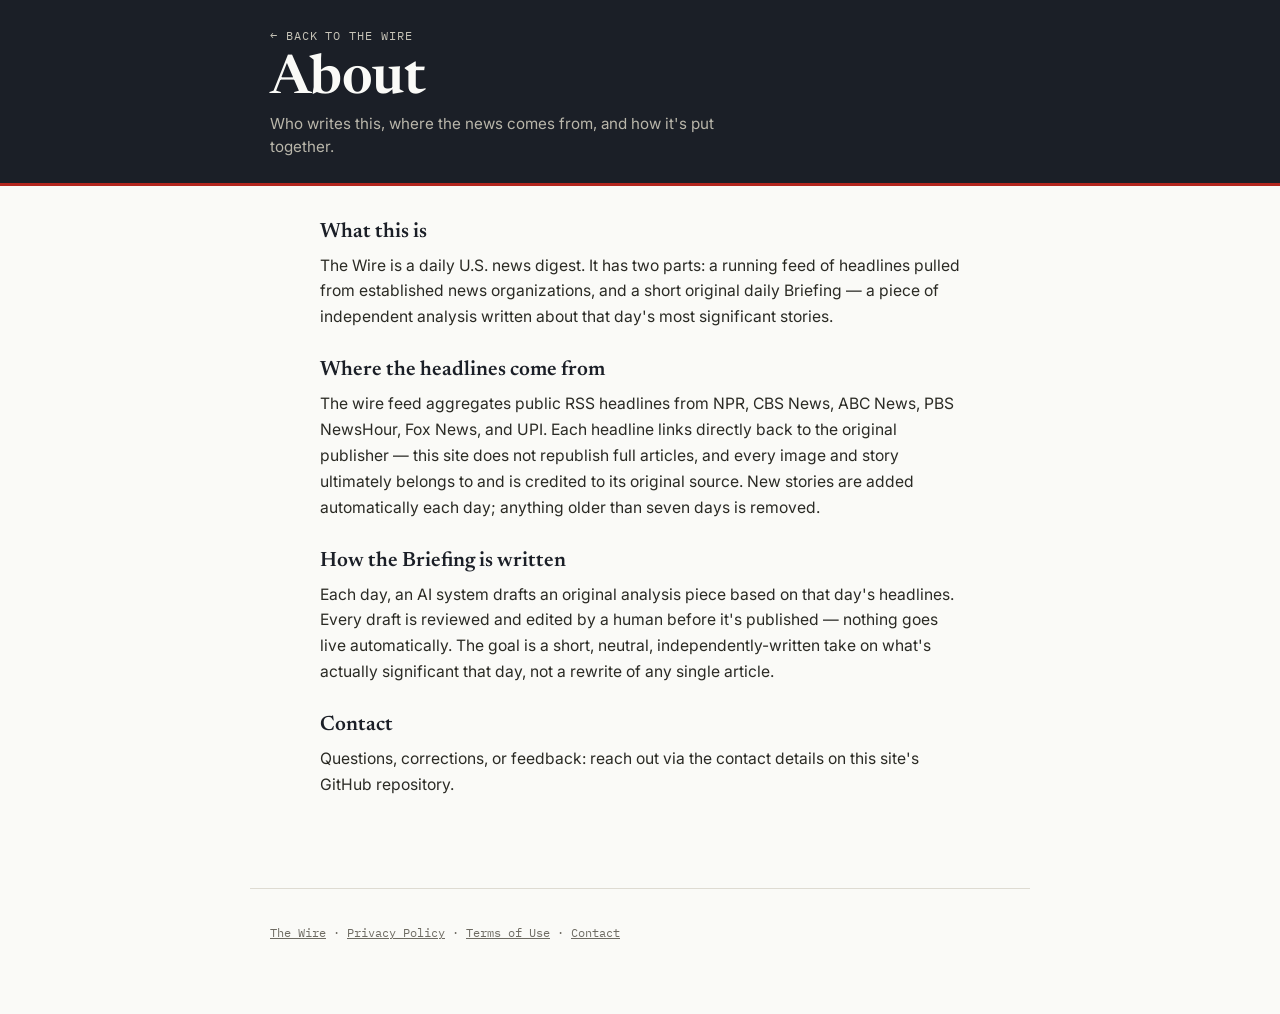
<file: about.html>
<!DOCTYPE html>
<html lang="en">
<head>
<meta charset="UTF-8">
<meta name="viewport" content="width=device-width, initial-scale=1.0">
<title>About — The Wire</title>
<meta name="description" content="About The Wire: a daily U.S. news digest and original editorial briefing.">
<link rel="preconnect" href="https://fonts.googleapis.com">
<link rel="preconnect" href="https://fonts.gstatic.com" crossorigin>
<link href="https://fonts.googleapis.com/css2?family=Newsreader:ital,opsz,wght@0,6..72,400;0,6..72,500;0,6..72,600;1,6..72,500&family=Inter:wght@400;500;600;700&family=IBM+Plex+Mono:wght@400;500&display=swap" rel="stylesheet">
<link rel="stylesheet" href="style.css">
</head>
<body>

<header class="masthead">
  <div class="masthead-inner">
    <div class="masthead-top">
      <a href="index.html" style="color:inherit;text-decoration:none;">&larr; BACK TO THE WIRE</a>
    </div>
    <h1 class="masthead-title">About</h1>
    <p class="masthead-tagline">Who writes this, where the news comes from, and how it's put together.</p>
  </div>
</header>

<main class="static-page">
  <section class="static-section">
    <h2>What this is</h2>
    <p>The Wire is a daily U.S. news digest. It has two parts: a running feed
    of headlines pulled from established news organizations, and a short
    original daily Briefing — a piece of independent analysis written about
    that day's most significant stories.</p>
  </section>

  <section class="static-section">
    <h2>Where the headlines come from</h2>
    <p>The wire feed aggregates public RSS headlines from NPR, CBS News, ABC
    News, PBS NewsHour, Fox News, and UPI. Each headline links directly back
    to the original publisher — this site does not republish full articles,
    and every image and story ultimately belongs to and is credited to its
    original source. New stories are added automatically each day; anything
    older than seven days is removed.</p>
  </section>

  <section class="static-section">
    <h2>How the Briefing is written</h2>
    <p>Each day, an AI system drafts an original analysis piece based on
    that day's headlines. Every draft is reviewed and edited by a human
    before it's published — nothing goes live automatically. The goal is a
    short, neutral, independently-written take on what's actually
    significant that day, not a rewrite of any single article.</p>
  </section>

  <section class="static-section">
    <h2>Contact</h2>
    <p>Questions, corrections, or feedback: reach out via the contact
    details on this site's GitHub repository.</p>
  </section>
</main>

<footer class="site-footer">
  <p><a href="index.html">The Wire</a> · <a href="privacy.html">Privacy Policy</a> · <a href="terms.html">Terms of Use</a> · <a href="contact.html">Contact</a></p>
</footer>

</body>
</html>
</file>
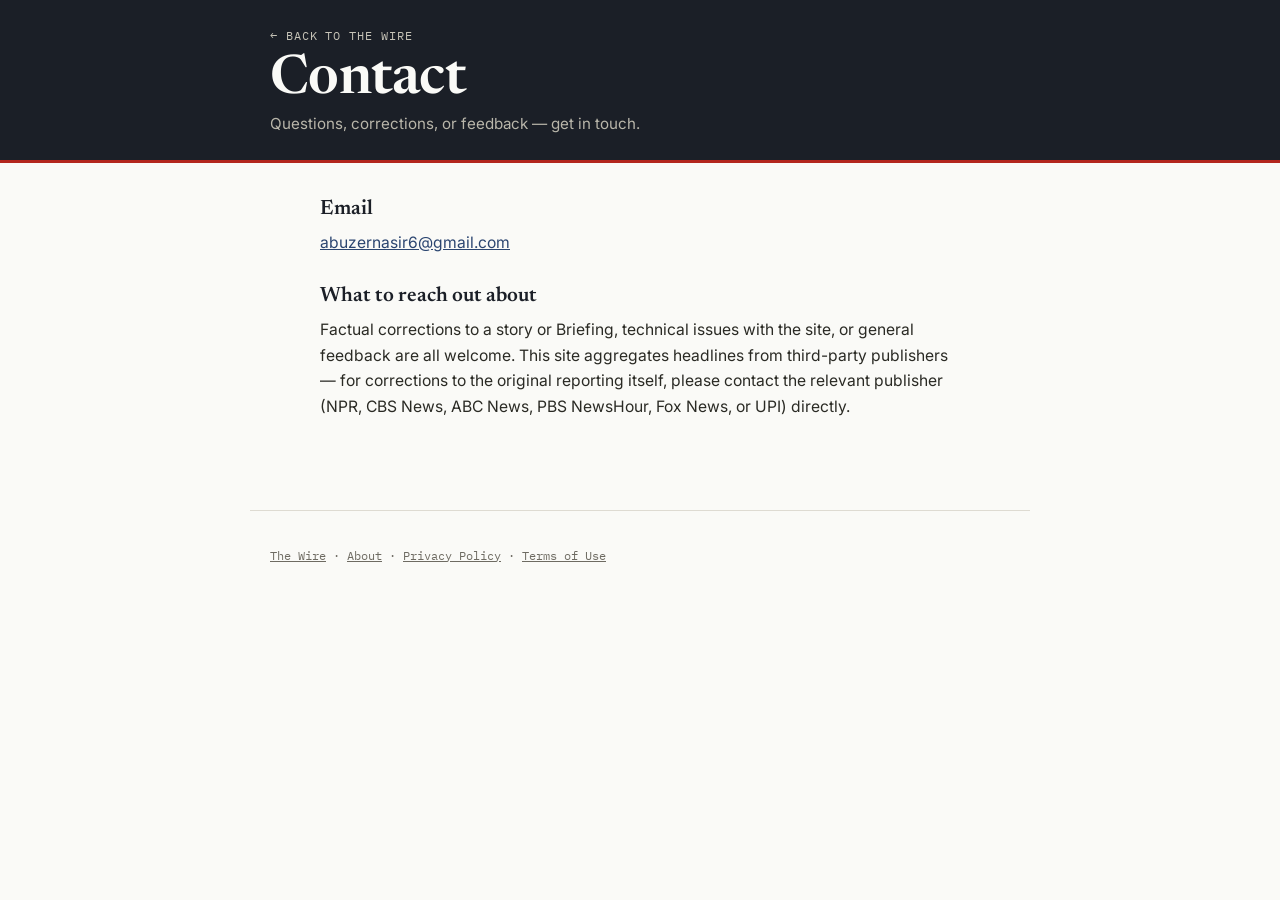
<file: contact.html>
<!DOCTYPE html>
<html lang="en">
<head>
<meta charset="UTF-8">
<meta name="viewport" content="width=device-width, initial-scale=1.0">
<title>Contact — The Wire</title>
<meta name="description" content="Contact The Wire.">
<link rel="preconnect" href="https://fonts.googleapis.com">
<link rel="preconnect" href="https://fonts.gstatic.com" crossorigin>
<link href="https://fonts.googleapis.com/css2?family=Newsreader:ital,opsz,wght@0,6..72,400;0,6..72,500;0,6..72,600;1,6..72,500&family=Inter:wght@400;500;600;700&family=IBM+Plex+Mono:wght@400;500&display=swap" rel="stylesheet">
<link rel="stylesheet" href="style.css">
</head>
<body>

<header class="masthead">
  <div class="masthead-inner">
    <div class="masthead-top">
      <a href="index.html" style="color:inherit;text-decoration:none;">&larr; BACK TO THE WIRE</a>
    </div>
    <h1 class="masthead-title">Contact</h1>
    <p class="masthead-tagline">Questions, corrections, or feedback — get in touch.</p>
  </div>
</header>

<main class="static-page">
  <section class="static-section">
    <h2>Email</h2>
    <p><a href="mailto:abuzernasir6@gmail.com">abuzernasir6@gmail.com</a></p>
  </section>

  <section class="static-section">
    <h2>What to reach out about</h2>
    <p>Factual corrections to a story or Briefing, technical issues with the
    site, or general feedback are all welcome. This site aggregates
    headlines from third-party publishers — for corrections to the original
    reporting itself, please contact the relevant publisher (NPR, CBS News,
    ABC News, PBS NewsHour, Fox News, or UPI) directly.</p>
  </section>
</main>

<footer class="site-footer">
  <p><a href="index.html">The Wire</a> · <a href="about.html">About</a> · <a href="privacy.html">Privacy Policy</a> · <a href="terms.html">Terms of Use</a></p>
</footer>

</body>
</html>
</file>
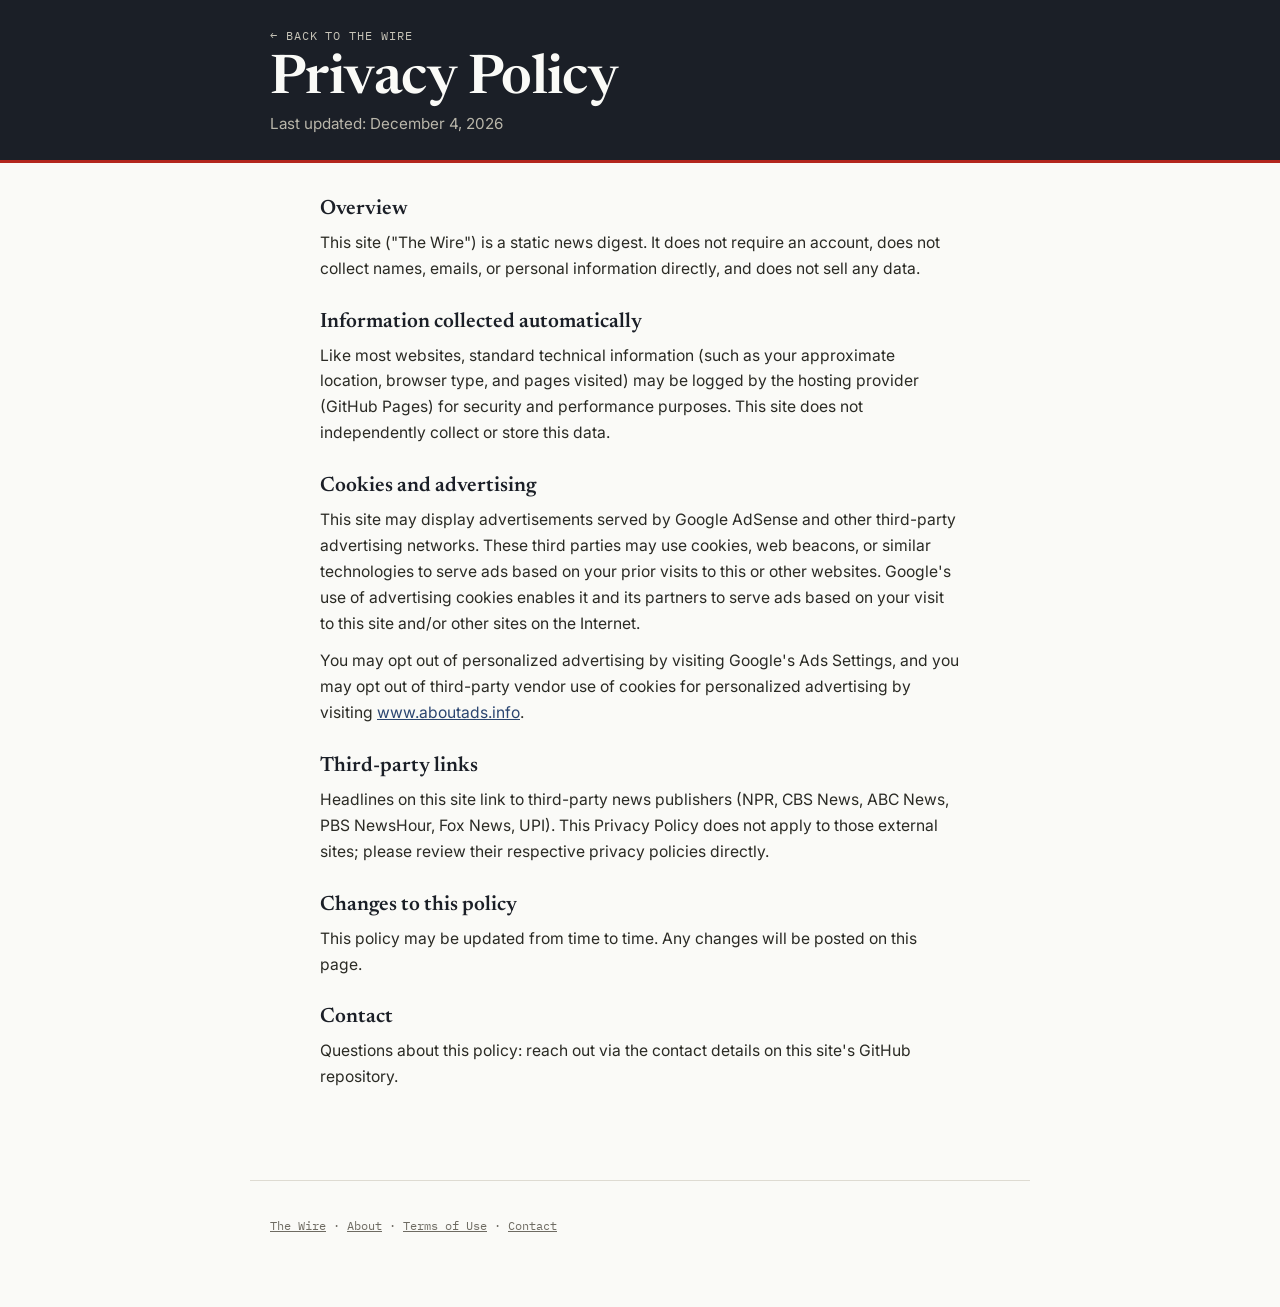
<file: privacy.html>
<!DOCTYPE html>
<html lang="en">
<head>
<meta charset="UTF-8">
<meta name="viewport" content="width=device-width, initial-scale=1.0">
<title>Privacy Policy — The Wire</title>
<meta name="description" content="Privacy Policy for The Wire.">
<link rel="preconnect" href="https://fonts.googleapis.com">
<link rel="preconnect" href="https://fonts.gstatic.com" crossorigin>
<link href="https://fonts.googleapis.com/css2?family=Newsreader:ital,opsz,wght@0,6..72,400;0,6..72,500;0,6..72,600;1,6..72,500&family=Inter:wght@400;500;600;700&family=IBM+Plex+Mono:wght@400;500&display=swap" rel="stylesheet">
<link rel="stylesheet" href="style.css">
</head>
<body>

<header class="masthead">
  <div class="masthead-inner">
    <div class="masthead-top">
      <a href="index.html" style="color:inherit;text-decoration:none;">&larr; BACK TO THE WIRE</a>
    </div>
    <h1 class="masthead-title">Privacy Policy</h1>
    <p class="masthead-tagline">Last updated: <span id="update-date"></span></p>
  </div>
</header>

<main class="static-page">
  <section class="static-section">
    <h2>Overview</h2>
    <p>This site ("The Wire") is a static news digest. It does not require
    an account, does not collect names, emails, or personal information
    directly, and does not sell any data.</p>
  </section>

  <section class="static-section">
    <h2>Information collected automatically</h2>
    <p>Like most websites, standard technical information (such as your
    approximate location, browser type, and pages visited) may be logged by
    the hosting provider (GitHub Pages) for security and performance
    purposes. This site does not independently collect or store this data.</p>
  </section>

  <section class="static-section">
    <h2>Cookies and advertising</h2>
    <p>This site may display advertisements served by Google AdSense and
    other third-party advertising networks. These third parties may use
    cookies, web beacons, or similar technologies to serve ads based on your
    prior visits to this or other websites. Google's use of advertising
    cookies enables it and its partners to serve ads based on your visit to
    this site and/or other sites on the Internet.</p>
    <p>You may opt out of personalized advertising by visiting Google's Ads
    Settings, and you may opt out of third-party vendor use of cookies for
    personalized advertising by visiting
    <a href="https://www.aboutads.info/choices/" target="_blank" rel="noopener noreferrer">www.aboutads.info</a>.</p>
  </section>

  <section class="static-section">
    <h2>Third-party links</h2>
    <p>Headlines on this site link to third-party news publishers (NPR, CBS
    News, ABC News, PBS NewsHour, Fox News, UPI). This Privacy Policy does
    not apply to those external sites; please review their respective
    privacy policies directly.</p>
  </section>

  <section class="static-section">
    <h2>Changes to this policy</h2>
    <p>This policy may be updated from time to time. Any changes will be
    posted on this page.</p>
  </section>

  <section class="static-section">
    <h2>Contact</h2>
    <p>Questions about this policy: reach out via the contact details on
    this site's GitHub repository.</p>
  </section>
</main>

<footer class="site-footer">
  <p><a href="index.html">The Wire</a> · <a href="about.html">About</a> · <a href="terms.html">Terms of Use</a> · <a href="contact.html">Contact</a></p>
</footer>

<script>
  document.getElementById("update-date").textContent = new Date().toLocaleDateString(undefined, {
    year: "numeric", month: "long", day: "numeric"
  });
</script>

</body>
</html>
</file>
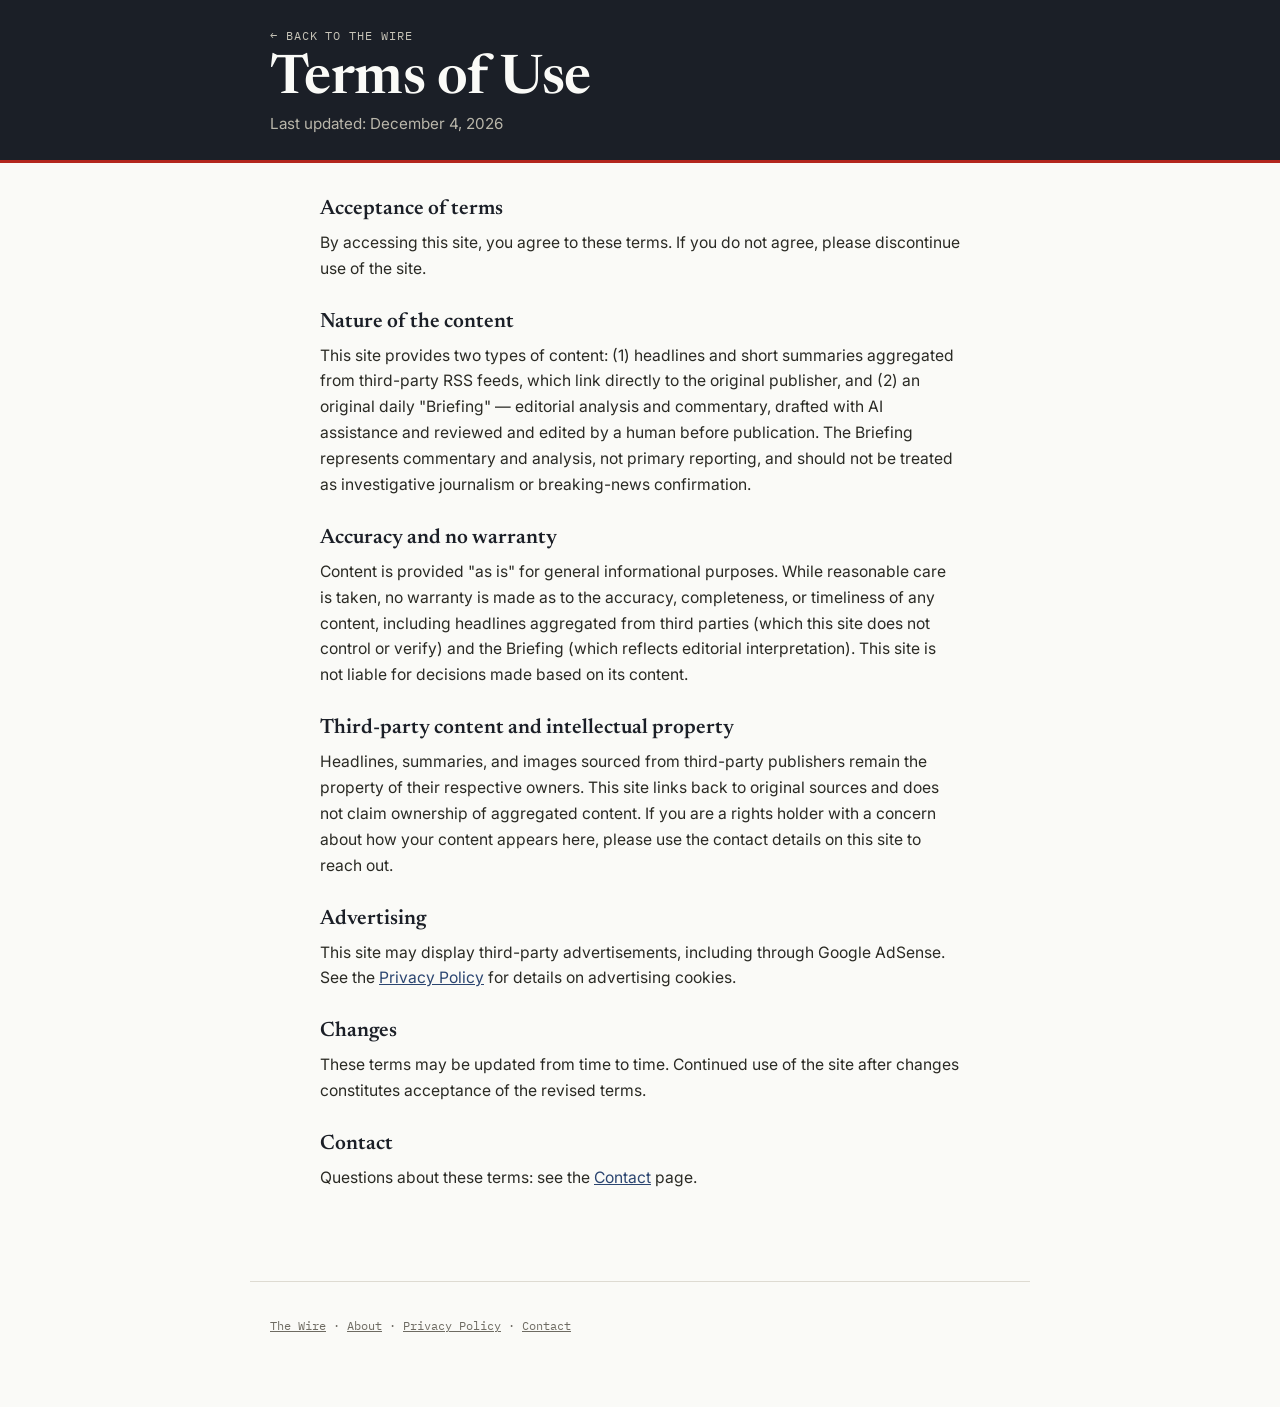
<file: terms.html>
<!DOCTYPE html>
<html lang="en">
<head>
<meta charset="UTF-8">
<meta name="viewport" content="width=device-width, initial-scale=1.0">
<title>Terms of Use — The Wire</title>
<meta name="description" content="Terms of Use for The Wire.">
<link rel="preconnect" href="https://fonts.googleapis.com">
<link rel="preconnect" href="https://fonts.gstatic.com" crossorigin>
<link href="https://fonts.googleapis.com/css2?family=Newsreader:ital,opsz,wght@0,6..72,400;0,6..72,500;0,6..72,600;1,6..72,500&family=Inter:wght@400;500;600;700&family=IBM+Plex+Mono:wght@400;500&display=swap" rel="stylesheet">
<link rel="stylesheet" href="style.css">
</head>
<body>

<header class="masthead">
  <div class="masthead-inner">
    <div class="masthead-top">
      <a href="index.html" style="color:inherit;text-decoration:none;">&larr; BACK TO THE WIRE</a>
    </div>
    <h1 class="masthead-title">Terms of Use</h1>
    <p class="masthead-tagline">Last updated: <span id="update-date"></span></p>
  </div>
</header>

<main class="static-page">
  <section class="static-section">
    <h2>Acceptance of terms</h2>
    <p>By accessing this site, you agree to these terms. If you do not
    agree, please discontinue use of the site.</p>
  </section>

  <section class="static-section">
    <h2>Nature of the content</h2>
    <p>This site provides two types of content: (1) headlines and short
    summaries aggregated from third-party RSS feeds, which link directly to
    the original publisher, and (2) an original daily "Briefing" — editorial
    analysis and commentary, drafted with AI assistance and reviewed and
    edited by a human before publication. The Briefing represents
    commentary and analysis, not primary reporting, and should not be
    treated as investigative journalism or breaking-news confirmation.</p>
  </section>

  <section class="static-section">
    <h2>Accuracy and no warranty</h2>
    <p>Content is provided "as is" for general informational purposes.
    While reasonable care is taken, no warranty is made as to the accuracy,
    completeness, or timeliness of any content, including headlines
    aggregated from third parties (which this site does not control or
    verify) and the Briefing (which reflects editorial interpretation).
    This site is not liable for decisions made based on its content.</p>
  </section>

  <section class="static-section">
    <h2>Third-party content and intellectual property</h2>
    <p>Headlines, summaries, and images sourced from third-party publishers
    remain the property of their respective owners. This site links back to
    original sources and does not claim ownership of aggregated content.
    If you are a rights holder with a concern about how your content
    appears here, please use the contact details on this site to reach out.</p>
  </section>

  <section class="static-section">
    <h2>Advertising</h2>
    <p>This site may display third-party advertisements, including through
    Google AdSense. See the <a href="privacy.html">Privacy Policy</a> for
    details on advertising cookies.</p>
  </section>

  <section class="static-section">
    <h2>Changes</h2>
    <p>These terms may be updated from time to time. Continued use of the
    site after changes constitutes acceptance of the revised terms.</p>
  </section>

  <section class="static-section">
    <h2>Contact</h2>
    <p>Questions about these terms: see the <a href="contact.html">Contact</a> page.</p>
  </section>
</main>

<footer class="site-footer">
  <p><a href="index.html">The Wire</a> · <a href="about.html">About</a> · <a href="privacy.html">Privacy Policy</a> · <a href="contact.html">Contact</a></p>
</footer>

<script>
  document.getElementById("update-date").textContent = new Date().toLocaleDateString(undefined, {
    year: "numeric", month: "long", day: "numeric"
  });
</script>

</body>
</html>
</file>
<file: style.css>
/* ---------------------------------------------------------------------
   Design tokens
   Ink        #1B1F27  — masthead / primary text
   Paper      #FAFAF7  — page background
   Rule       #DEDBD2  — hairline dividers
   Wire Red   #B3261E  — live indicator, sparing accent only
   Deep Navy  #2B4570  — source pill default
   Muted      #6E6B62  — meta / secondary text
------------------------------------------------------------------------ */

:root {
  --ink: #1B1F27;
  --paper: #FAFAF7;
  --paper-raised: #FFFFFF;
  --rule: #DEDBD2;
  --wire-red: #B3261E;
  --navy: #2B4570;
  --muted: #6E6B62;

  --font-display: "Newsreader", Georgia, serif;
  --font-body: "Inter", -apple-system, BlinkMacSystemFont, sans-serif;
  --font-mono: "IBM Plex Mono", "SFMono-Regular", Consolas, monospace;
}

* { box-sizing: border-box; }

html { scroll-behavior: smooth; }

body {
  margin: 0;
  background: var(--paper);
  color: var(--ink);
  font-family: var(--font-body);
  -webkit-font-smoothing: antialiased;
}

a { color: inherit; }

/* ---------------- Masthead ---------------- */

.masthead {
  background: var(--ink);
  color: var(--paper);
  border-bottom: 3px solid var(--wire-red);
}

.masthead-inner {
  max-width: 780px;
  margin: 0 auto;
  padding: 28px 20px 24px;
}

.masthead-top {
  display: flex;
  justify-content: space-between;
  align-items: center;
  font-family: var(--font-mono);
  font-size: 0.72rem;
  letter-spacing: 0.08em;
  text-transform: uppercase;
  color: #C7C4B8;
  flex-wrap: wrap;
  gap: 8px;
}

.live-indicator {
  display: inline-flex;
  align-items: center;
  gap: 6px;
}

.live-dot {
  width: 7px;
  height: 7px;
  border-radius: 50%;
  background: var(--wire-red);
  box-shadow: 0 0 0 0 rgba(179, 38, 30, 0.6);
  animation: pulse 2.2s infinite;
}

@keyframes pulse {
  0%   { box-shadow: 0 0 0 0 rgba(179, 38, 30, 0.55); }
  70%  { box-shadow: 0 0 0 6px rgba(179, 38, 30, 0); }
  100% { box-shadow: 0 0 0 0 rgba(179, 38, 30, 0); }
}

.masthead-title {
  font-family: var(--font-display);
  font-weight: 600;
  font-size: clamp(2.4rem, 6vw, 3.4rem);
  letter-spacing: -0.01em;
  margin: 10px 0 6px;
}

.masthead-tagline {
  font-size: 0.95rem;
  color: #B9B6AA;
  max-width: 46ch;
  margin: 0;
  line-height: 1.5;
}

/* ---------------- Static pages (About, Privacy) ---------------- */

.static-page {
  max-width: 680px;
  margin: 0 auto;
  padding: 36px 20px 60px;
}

.static-section {
  margin-bottom: 30px;
}

.static-section h2 {
  font-family: var(--font-display);
  font-weight: 600;
  font-size: 1.3rem;
  margin: 0 0 10px;
}

.static-section p {
  font-size: 0.98rem;
  line-height: 1.65;
  color: #2A2A24;
  margin: 0 0 12px;
}

.static-section a {
  color: var(--navy);
  text-decoration: underline;
}

/* ---------------- Briefing (original editorial content) ---------------- */

.briefing-section {
  max-width: 780px;
  margin: 0 auto;
  padding: 28px 20px 4px;
}

.briefing-card {
  background: var(--paper-raised);
  border: 1px solid var(--rule);
  border-top: 3px solid var(--wire-red);
  border-radius: 6px;
  padding: 26px 26px 22px;
}

.briefing-eyebrow {
  display: flex;
  align-items: center;
  gap: 8px;
  font-family: var(--font-mono);
  font-size: 0.68rem;
  letter-spacing: 0.12em;
  text-transform: uppercase;
  color: var(--wire-red);
  margin-bottom: 10px;
}

.briefing-eyebrow::before {
  content: "";
  width: 16px;
  height: 2px;
  background: var(--wire-red);
}

.briefing-title {
  font-family: var(--font-display);
  font-style: italic;
  font-weight: 500;
  font-size: 1.5rem;
  line-height: 1.3;
  margin: 0 0 6px;
}

.briefing-date {
  font-family: var(--font-mono);
  font-size: 0.72rem;
  color: var(--muted);
  margin: 0 0 16px;
}

.briefing-body p {
  font-family: var(--font-display);
  font-size: 1.02rem;
  line-height: 1.68;
  color: #2A2A24;
  margin: 0 0 14px;
}

.briefing-empty {
  font-family: var(--font-mono);
  font-size: 0.82rem;
  color: var(--muted);
  border: 1px dashed var(--rule);
  border-radius: 6px;
  padding: 18px;
  text-align: center;
}

.briefing-archive {
  margin-top: 16px;
}

.briefing-archive summary {
  cursor: pointer;
  font-family: var(--font-mono);
  font-size: 0.72rem;
  letter-spacing: 0.06em;
  text-transform: uppercase;
  color: var(--muted);
  padding: 4px 0;
}

.briefing-archive-item {
  padding: 14px 0;
  border-top: 1px solid var(--rule);
}

.briefing-archive-item .briefing-title {
  font-size: 1.05rem;
}

/* ---------------- Ad slot ---------------- */

.ad-slot {
  max-width: 780px;
  margin: 0 auto;
  padding: 4px 20px 18px;
  text-align: center;
}

.ad-label {
  display: block;
  font-family: var(--font-mono);
  font-size: 0.62rem;
  letter-spacing: 0.1em;
  text-transform: uppercase;
  color: var(--muted);
  margin-bottom: 6px;
}

/* ---------------- Filter bar ---------------- */

.filter-bar {
  position: sticky;
  top: 0;
  z-index: 10;
  background: var(--paper);
  border-bottom: 1px solid var(--rule);
}

.filter-bar-inner {
  max-width: 780px;
  margin: 0 auto;
  padding: 12px 20px;
  display: flex;
  gap: 8px;
  overflow-x: auto;
  scrollbar-width: none;
}
.filter-bar-inner::-webkit-scrollbar { display: none; }

.filter-chip {
  flex: 0 0 auto;
  font-family: var(--font-mono);
  font-size: 0.72rem;
  letter-spacing: 0.04em;
  text-transform: uppercase;
  background: transparent;
  border: 1px solid var(--rule);
  color: var(--muted);
  padding: 6px 12px;
  border-radius: 999px;
  cursor: pointer;
  transition: background 0.15s ease, color 0.15s ease, border-color 0.15s ease;
}

.filter-chip:hover {
  border-color: var(--ink);
  color: var(--ink);
}

.filter-chip.is-active {
  background: var(--ink);
  border-color: var(--ink);
  color: var(--paper);
}

/* ---------------- Feed ---------------- */

.feed {
  max-width: 780px;
  margin: 0 auto;
  padding: 8px 20px 60px;
}

.state-message {
  padding: 60px 0;
  text-align: center;
  color: var(--muted);
  font-family: var(--font-mono);
  font-size: 0.85rem;
}

.day-group {
  margin-top: 34px;
}

.day-dateline {
  display: flex;
  align-items: center;
  gap: 12px;
  font-family: var(--font-mono);
  font-size: 0.72rem;
  letter-spacing: 0.14em;
  text-transform: uppercase;
  color: var(--muted);
  margin-bottom: 14px;
}

.day-dateline::before,
.day-dateline::after {
  content: "";
  flex: 1;
  height: 1px;
  background: var(--rule);
}

.day-dateline .badge-new {
  color: var(--wire-red);
  border: 1px solid var(--wire-red);
  padding: 1px 6px;
  border-radius: 999px;
  font-size: 0.65rem;
}

.article-card {
  display: block;
  text-decoration: none;
  color: var(--ink);
  background: var(--paper-raised);
  border: 1px solid var(--rule);
  border-left: 4px solid var(--source-color, var(--navy));
  border-radius: 6px;
  padding: 16px 18px;
  margin-bottom: 12px;
  transition: transform 0.15s ease, box-shadow 0.15s ease, border-color 0.15s ease;
  animation: rise 0.35s ease both;
}

.article-card:hover {
  transform: translateY(-2px);
  box-shadow: 0 6px 18px rgba(27, 31, 39, 0.08);
}

.article-card:focus-visible {
  outline: 2px solid var(--wire-red);
  outline-offset: 2px;
}

@keyframes rise {
  from { opacity: 0; transform: translateY(6px); }
  to   { opacity: 1; transform: translateY(0); }
}

.article-thumb {
  display: block;
  width: 100%;
  height: 190px;
  object-fit: cover;
  border-radius: 4px;
  margin-bottom: 12px;
  background: var(--rule);
}

.article-meta {
  display: flex;
  align-items: center;
  gap: 10px;
  font-family: var(--font-mono);
  font-size: 0.68rem;
  letter-spacing: 0.05em;
  text-transform: uppercase;
  color: var(--muted);
  margin-bottom: 8px;
}

.source-pill {
  color: var(--source-color, var(--navy));
  font-weight: 500;
}

.article-title {
  font-family: var(--font-display);
  font-weight: 500;
  font-size: 1.18rem;
  line-height: 1.32;
  margin: 0 0 6px;
}

.article-summary {
  font-size: 0.92rem;
  line-height: 1.55;
  color: #3A3A34;
  margin: 0;
}

/* ---------------- Footer ---------------- */

.site-footer {
  max-width: 780px;
  margin: 0 auto;
  padding: 24px 20px 60px;
  border-top: 1px solid var(--rule);
  font-family: var(--font-mono);
  font-size: 0.72rem;
  color: var(--muted);
  line-height: 1.6;
}

@media (prefers-reduced-motion: reduce) {
  .article-card, .live-dot { animation: none; }
  html { scroll-behavior: auto; }
}

@media (max-width: 480px) {
  .masthead-title { font-size: 2rem; }
  .article-title { font-size: 1.05rem; }
}
</file>
